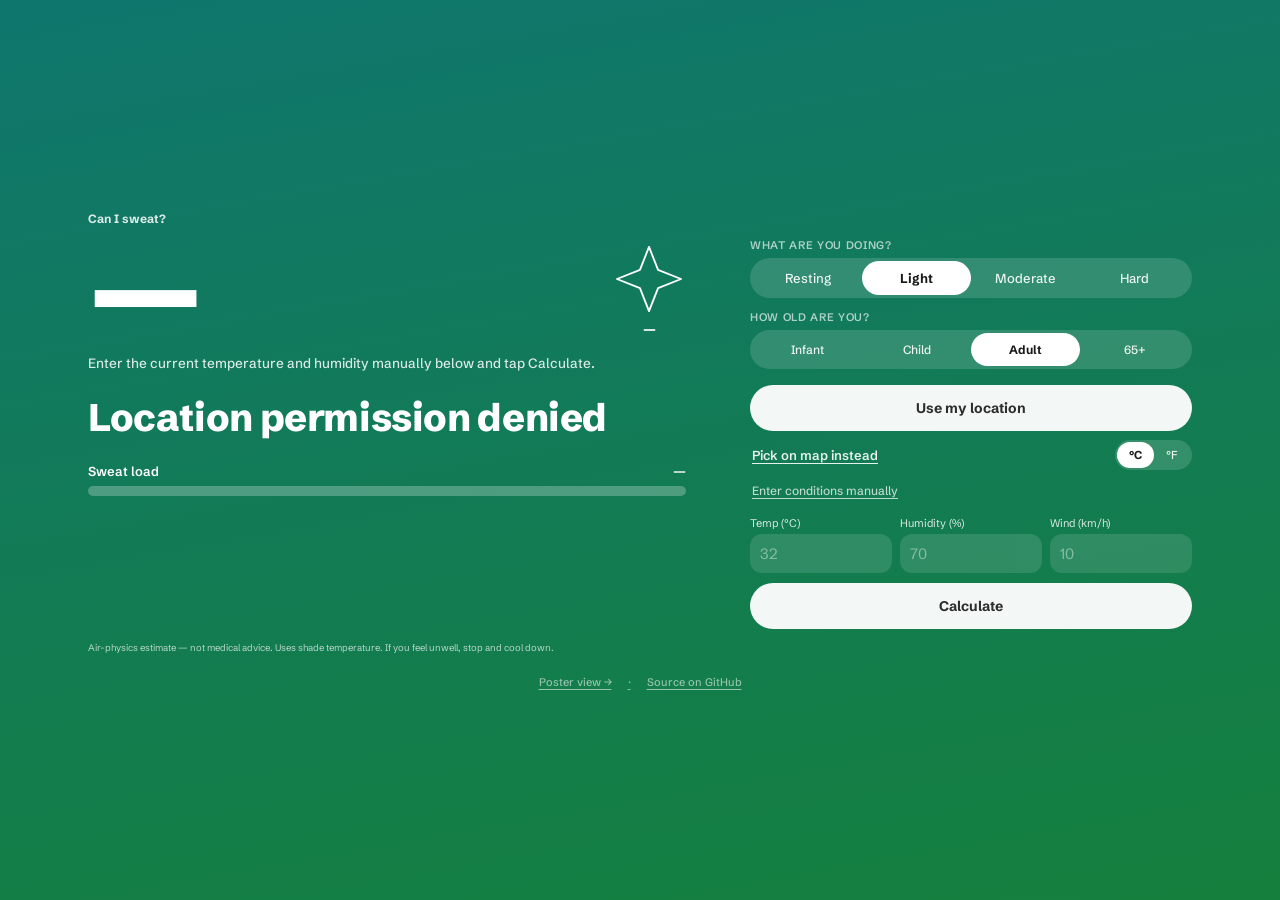
<file: index.html>
<!doctype html>
<html lang="en">
<head>
  <meta charset="utf-8" />
  <meta name="viewport" content="width=device-width, initial-scale=1, viewport-fit=cover" />
  <meta name="theme-color" content="#0f766e" />
  <title>Can I Sweat?</title>
  <meta name="description" content="Whether your sweat can cool you — the whole screen is the verdict." />
  
  <!-- Open Graph / Facebook -->
  <meta property="og:type" content="website" />
  <meta property="og:url" content="https://sweatlimit.app/" />
  <meta property="og:title" content="Can I Sweat? — Sweat Limit" />
  <meta property="og:description" content="Whether your sweat can cool you — the whole screen is the verdict." />
  <meta property="og:image" content="https://sweatlimit.app/icons/icon.svg" />

  <!-- Twitter -->
  <meta property="twitter:card" content="summary" />
  <meta property="twitter:url" content="https://sweatlimit.app/" />
  <meta property="twitter:title" content="Can I Sweat? — Sweat Limit" />
  <meta property="twitter:description" content="Whether your sweat can cool you — the whole screen is the verdict." />
  <meta property="twitter:image" content="https://sweatlimit.app/icons/icon.svg" />
  
  <link rel="manifest" href="manifest.webmanifest" />
  <link rel="icon" href="icons/icon.svg" type="image/svg+xml" />
  <link rel="apple-touch-icon" href="icons/icon.svg" />
  <link rel="preconnect" href="https://fonts.googleapis.com" />
  <link rel="preconnect" href="https://fonts.gstatic.com" crossorigin />
  <link href="https://fonts.googleapis.com/css2?family=Schibsted+Grotesk:wght@400;500;700;800&display=swap" rel="stylesheet" />
  <link rel="stylesheet" href="vendor/leaflet/leaflet.css" />
  <link rel="stylesheet" href="thermometer.css" />
</head>
<body>
  <main class="tc" id="root" data-tier="ok">
    <div class="tc__content">
      <header class="tc__header">
        <span class="tc__brand">Can I sweat?</span>
        <span class="tc__place" id="place"></span>
      </header>

      <div class="tc__split">
      <div class="tc__col tc__col--read">
      <div class="tc__tempblock">
        <div class="tc__tempmain">
          <div class="tc__temp" id="temp">—</div>
          <div class="tc__meta" id="meta">&nbsp;</div>
        </div>
        <div class="tc__muggy" id="muggyBlock">
          <svg class="tc__muggysvg" viewBox="0 0 120 120" role="img" aria-label="Mugginess">
            <polygon id="muggyFill" fill="#fff" fill-opacity="0.9" stroke-linejoin="round"></polygon>
            <polygon id="muggyLine" fill="none" stroke="#fff" stroke-width="3" stroke-linejoin="round"></polygon>
          </svg>
          <div class="tc__muggyword" id="muggyWord">—</div>
          <div class="tc__muggylabel" id="muggyDew">&nbsp;</div>
        </div>
      </div>

      <h1 class="tc__sentence" id="sentence" aria-live="polite">Locating you…</h1>
      <a class="tc__recs" id="recsLink" target="_blank" rel="noopener" hidden>Google recommendations</a>

      <section class="tc__load" id="loadBlock" aria-label="Sweat load">
        <div class="tc__loadlabels">
          <span>Sweat load</span>
          <span id="loadValue">—</span>
        </div>
        <div class="tc__track"><div class="tc__fill" id="loadFill"></div></div>
      </section>
      </div>

      <div class="tc__col tc__col--act">
      <div class="tc__control">
        <div class="tc__label">WHAT ARE YOU DOING?</div>
        <div class="tc__seg" id="activity" role="radiogroup" aria-label="Activity level">
          <button type="button" class="seg" data-activity="rest">Resting</button>
          <button type="button" class="seg is-active" data-activity="light">Light</button>
          <button type="button" class="seg" data-activity="moderate">Moderate</button>
          <button type="button" class="seg" data-activity="hard">Hard</button>
        </div>
      </div>

      <div class="tc__control">
        <div class="tc__label">HOW OLD ARE YOU?</div>
        <div class="tc__seg" id="ageGroup" role="radiogroup" aria-label="Age group">
          <button type="button" class="seg" data-age="infant">Infant</button>
          <button type="button" class="seg" data-age="child">Child</button>
          <button type="button" class="seg is-active" data-age="adult">Adult</button>
          <button type="button" class="seg" data-age="older">65+</button>
        </div>
      </div>

      <button type="button" class="tc__primary" id="refreshBtn">Use my location</button>

      <div class="tc__utility">
        <button type="button" class="tc__link" id="mapBtn">Pick on map instead</button>
        <div class="tc__seg tc__seg--units" id="unitToggle" role="radiogroup" aria-label="Temperature units">
          <button type="button" class="seg is-active" data-unit="C">°C</button>
          <button type="button" class="seg" data-unit="F">°F</button>
        </div>
      </div>

      <button type="button" class="tc__link tc__link--manual" id="manualToggle">Enter conditions manually</button>
      <div class="tc__manual" id="manualPanel" hidden>
        <div class="tc__manualgrid">
          <label><span>Temp (<span class="unitTag">°C</span>)</span>
            <input type="number" id="manualTemp" inputmode="decimal" step="0.1" placeholder="32" />
          </label>
          <label><span>Humidity (%)</span>
            <input type="number" id="manualHum" inputmode="numeric" min="0" max="100" step="1" placeholder="70" />
          </label>
          <label><span>Wind (km/h)</span>
            <input type="number" id="manualWind" inputmode="decimal" min="0" step="1" placeholder="10" />
          </label>
        </div>
        <button type="button" class="tc__primary tc__primary--manual" id="applyManual">Calculate</button>
      </div>
      </div>
      </div>

      <p class="tc__caveat">Air-physics estimate — not medical advice. Uses shade temperature. If you feel unwell, stop and cool down.</p>
      <div style="display: flex; gap: 16px; justify-content: center; margin-top: 8px;">
        <a class="tc__skinlink" href="poster/">Poster view →</a>
        <span class="tc__skinlink" style="opacity: 0.5;">·</span>
        <a class="tc__skinlink" href="https://github.com/virgil-ideas/sweatlimit">Source on GitHub</a>
      </div>
    </div>
  </main>

  <dialog class="tc__mapmodal" id="mapModal">
    <div class="tc__maphead">
      <h2>Pick a location</h2>
      <button type="button" class="tc__mapclose" id="mapClose" aria-label="Close">✕</button>
    </div>
    <div id="map"></div>
    <p class="tc__maphint">Tap the map to drop a pin.</p>
    <button type="button" class="tc__primary tc__mapconfirm" id="mapConfirm" disabled>Use this location</button>
  </dialog>

  <script src="vendor/leaflet/leaflet.js"></script>
  <script src="core.js"></script>
  <script src="thermometer.js"></script>
</body>
</html>
</file>
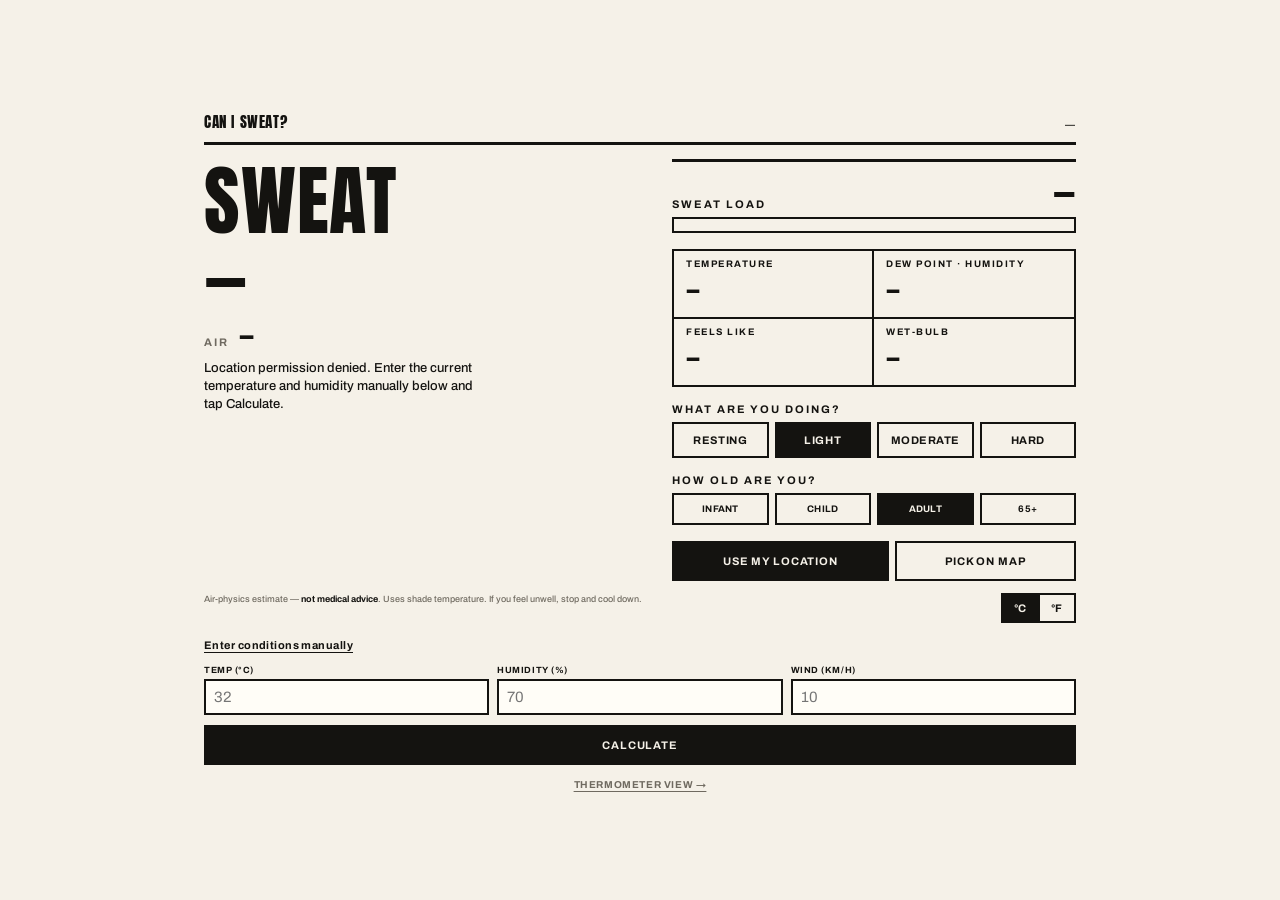
<file: poster/index.html>
<!doctype html>
<html lang="en">
<head>
  <meta charset="utf-8" />
  <meta name="viewport" content="width=device-width, initial-scale=1, viewport-fit=cover" />
  <meta name="theme-color" content="#f5f1e8" />
  <title>Can I Sweat? — Poster</title>
  <meta name="description" content="Whether your sweat can cool you — the verdict as a headline." />
  <link rel="manifest" href="../manifest.webmanifest" />
  <link rel="icon" href="../icons/icon.svg" type="image/svg+xml" />
  <link rel="apple-touch-icon" href="../icons/icon.svg" />
  <link rel="preconnect" href="https://fonts.googleapis.com" />
  <link rel="preconnect" href="https://fonts.gstatic.com" crossorigin />
  <link href="https://fonts.googleapis.com/css2?family=Anton&family=Archivo:wght@400;500;600;700&display=swap" rel="stylesheet" />
  <link rel="stylesheet" href="../vendor/leaflet/leaflet.css" />
  <link rel="stylesheet" href="poster.css" />
</head>
<body>
  <main class="po" id="root">
    <div class="po__sheet">
      <header class="po__masthead">
        <span class="po__title">CAN I SWEAT?</span>
        <span class="po__coords" id="place">—</span>
      </header>

      <div class="po__split">
      <div class="po__col po__col--read">
      <section class="po__verdict" aria-live="polite">
        <div class="po__status" id="status">—</div>
        <h1 class="po__headline">SWEAT<br><span class="po__word" id="word">—</span></h1>
        <div class="po__air"><span class="po__airtag">AIR</span><span class="po__airword" id="airWord">—</span></div>
        <p class="po__detail" id="detail">Locating you…</p>
      </section>
      </div>

      <div class="po__col po__col--act">
      <section class="po__load">
        <div class="po__loadrow">
          <span class="po__loadlabel">SWEAT LOAD</span>
          <span class="po__pct" id="pct">—</span>
        </div>
        <div class="po__track"><div class="po__fill" id="barFill"></div></div>
      </section>

      <section class="po__grid">
        <div class="po__cell po__cell--tl"><div class="po__k">TEMPERATURE</div><div class="po__v" id="cellTemp">—</div></div>
        <div class="po__cell po__cell--tr"><div class="po__k">DEW POINT · HUMIDITY</div><div class="po__v" id="cellHum">—</div></div>
        <div class="po__cell po__cell--bl"><div class="po__k">FEELS LIKE</div><div class="po__v" id="cellFeels">—</div></div>
        <div class="po__cell"><div class="po__k">WET-BULB</div><div class="po__v" id="cellWet">—</div></div>
      </section>

      <section class="po__control">
        <div class="po__label">WHAT ARE YOU DOING?</div>
        <div class="po__seg" id="activity" role="radiogroup" aria-label="Activity level">
          <button type="button" class="seg" data-activity="rest">Resting</button>
          <button type="button" class="seg is-active" data-activity="light">Light</button>
          <button type="button" class="seg" data-activity="moderate">Moderate</button>
          <button type="button" class="seg" data-activity="hard">Hard</button>
        </div>
      </section>

      <section class="po__control">
        <div class="po__label">HOW OLD ARE YOU?</div>
        <div class="po__seg po__seg--age" id="ageGroup" role="radiogroup" aria-label="Age group">
          <button type="button" class="seg" data-age="infant">Infant</button>
          <button type="button" class="seg" data-age="child">Child</button>
          <button type="button" class="seg is-active" data-age="adult">Adult</button>
          <button type="button" class="seg" data-age="older">65+</button>
        </div>
      </section>

      <div class="po__actions">
        <button type="button" class="po__btn po__btn--primary" id="refreshBtn">USE MY LOCATION</button>
        <button type="button" class="po__btn" id="mapBtn">PICK ON MAP</button>
      </div>
      </div>
      </div>

      <div class="po__foot">
        <p class="po__caveat">Air-physics estimate — <strong>not medical advice</strong>. Uses shade temperature. If you feel unwell, stop and cool down.</p>
        <div class="po__seg po__seg--units" id="unitToggle" role="radiogroup" aria-label="Temperature units">
          <button type="button" class="seg is-active" data-unit="C">°C</button>
          <button type="button" class="seg" data-unit="F">°F</button>
        </div>
      </div>

      <button type="button" class="po__manualtoggle" id="manualToggle">Enter conditions manually</button>
      <div class="po__manual" id="manualPanel" hidden>
        <div class="po__manualgrid">
          <label><span>TEMP (<span class="unitTag">°C</span>)</span>
            <input type="number" id="manualTemp" inputmode="decimal" step="0.1" placeholder="32" />
          </label>
          <label><span>HUMIDITY (%)</span>
            <input type="number" id="manualHum" inputmode="numeric" min="0" max="100" step="1" placeholder="70" />
          </label>
          <label><span>WIND (KM/H)</span>
            <input type="number" id="manualWind" inputmode="decimal" min="0" step="1" placeholder="10" />
          </label>
        </div>
        <button type="button" class="po__btn po__btn--primary po__btn--calc" id="applyManual">CALCULATE</button>
      </div>

      <a class="po__skinlink" href="../">THERMOMETER VIEW →</a>
    </div>
  </main>

  <dialog class="po__mapmodal" id="mapModal">
    <div class="po__maphead">
      <h2>PICK A LOCATION</h2>
      <button type="button" class="po__mapclose" id="mapClose" aria-label="Close">✕</button>
    </div>
    <div id="map"></div>
    <p class="po__maphint">Tap the map to drop a pin.</p>
    <button type="button" class="po__btn po__btn--primary po__mapconfirm" id="mapConfirm" disabled>USE THIS LOCATION</button>
  </dialog>

  <script src="../vendor/leaflet/leaflet.js"></script>
  <script src="../core.js"></script>
  <script src="poster.js"></script>
</body>
</html>
</file>
<file: vendor/leaflet/leaflet.css>
/* required styles */

.leaflet-pane,
.leaflet-tile,
.leaflet-marker-icon,
.leaflet-marker-shadow,
.leaflet-tile-container,
.leaflet-pane > svg,
.leaflet-pane > canvas,
.leaflet-zoom-box,
.leaflet-image-layer,
.leaflet-layer {
	position: absolute;
	left: 0;
	top: 0;
	}
.leaflet-container {
	overflow: hidden;
	}
.leaflet-tile,
.leaflet-marker-icon,
.leaflet-marker-shadow {
	-webkit-user-select: none;
	   -moz-user-select: none;
	        user-select: none;
	  -webkit-user-drag: none;
	}
/* Prevents IE11 from highlighting tiles in blue */
.leaflet-tile::selection {
	background: transparent;
}
/* Safari renders non-retina tile on retina better with this, but Chrome is worse */
.leaflet-safari .leaflet-tile {
	image-rendering: -webkit-optimize-contrast;
	}
/* hack that prevents hw layers "stretching" when loading new tiles */
.leaflet-safari .leaflet-tile-container {
	width: 1600px;
	height: 1600px;
	-webkit-transform-origin: 0 0;
	}
.leaflet-marker-icon,
.leaflet-marker-shadow {
	display: block;
	}
/* .leaflet-container svg: reset svg max-width decleration shipped in Joomla! (joomla.org) 3.x */
/* .leaflet-container img: map is broken in FF if you have max-width: 100% on tiles */
.leaflet-container .leaflet-overlay-pane svg {
	max-width: none !important;
	max-height: none !important;
	}
.leaflet-container .leaflet-marker-pane img,
.leaflet-container .leaflet-shadow-pane img,
.leaflet-container .leaflet-tile-pane img,
.leaflet-container img.leaflet-image-layer,
.leaflet-container .leaflet-tile {
	max-width: none !important;
	max-height: none !important;
	width: auto;
	padding: 0;
	}

.leaflet-container img.leaflet-tile {
	/* See: https://bugs.chromium.org/p/chromium/issues/detail?id=600120 */
	mix-blend-mode: plus-lighter;
}

.leaflet-container.leaflet-touch-zoom {
	-ms-touch-action: pan-x pan-y;
	touch-action: pan-x pan-y;
	}
.leaflet-container.leaflet-touch-drag {
	-ms-touch-action: pinch-zoom;
	/* Fallback for FF which doesn't support pinch-zoom */
	touch-action: none;
	touch-action: pinch-zoom;
}
.leaflet-container.leaflet-touch-drag.leaflet-touch-zoom {
	-ms-touch-action: none;
	touch-action: none;
}
.leaflet-container {
	-webkit-tap-highlight-color: transparent;
}
.leaflet-container a {
	-webkit-tap-highlight-color: rgba(51, 181, 229, 0.4);
}
.leaflet-tile {
	filter: inherit;
	visibility: hidden;
	}
.leaflet-tile-loaded {
	visibility: inherit;
	}
.leaflet-zoom-box {
	width: 0;
	height: 0;
	-moz-box-sizing: border-box;
	     box-sizing: border-box;
	z-index: 800;
	}
/* workaround for https://bugzilla.mozilla.org/show_bug.cgi?id=888319 */
.leaflet-overlay-pane svg {
	-moz-user-select: none;
	}

.leaflet-pane         { z-index: 400; }

.leaflet-tile-pane    { z-index: 200; }
.leaflet-overlay-pane { z-index: 400; }
.leaflet-shadow-pane  { z-index: 500; }
.leaflet-marker-pane  { z-index: 600; }
.leaflet-tooltip-pane   { z-index: 650; }
.leaflet-popup-pane   { z-index: 700; }

.leaflet-map-pane canvas { z-index: 100; }
.leaflet-map-pane svg    { z-index: 200; }

.leaflet-vml-shape {
	width: 1px;
	height: 1px;
	}
.lvml {
	behavior: url(#default#VML);
	display: inline-block;
	position: absolute;
	}


/* control positioning */

.leaflet-control {
	position: relative;
	z-index: 800;
	pointer-events: visiblePainted; /* IE 9-10 doesn't have auto */
	pointer-events: auto;
	}
.leaflet-top,
.leaflet-bottom {
	position: absolute;
	z-index: 1000;
	pointer-events: none;
	}
.leaflet-top {
	top: 0;
	}
.leaflet-right {
	right: 0;
	}
.leaflet-bottom {
	bottom: 0;
	}
.leaflet-left {
	left: 0;
	}
.leaflet-control {
	float: left;
	clear: both;
	}
.leaflet-right .leaflet-control {
	float: right;
	}
.leaflet-top .leaflet-control {
	margin-top: 10px;
	}
.leaflet-bottom .leaflet-control {
	margin-bottom: 10px;
	}
.leaflet-left .leaflet-control {
	margin-left: 10px;
	}
.leaflet-right .leaflet-control {
	margin-right: 10px;
	}


/* zoom and fade animations */

.leaflet-fade-anim .leaflet-popup {
	opacity: 0;
	-webkit-transition: opacity 0.2s linear;
	   -moz-transition: opacity 0.2s linear;
	        transition: opacity 0.2s linear;
	}
.leaflet-fade-anim .leaflet-map-pane .leaflet-popup {
	opacity: 1;
	}
.leaflet-zoom-animated {
	-webkit-transform-origin: 0 0;
	    -ms-transform-origin: 0 0;
	        transform-origin: 0 0;
	}
svg.leaflet-zoom-animated {
	will-change: transform;
}

.leaflet-zoom-anim .leaflet-zoom-animated {
	-webkit-transition: -webkit-transform 0.25s cubic-bezier(0,0,0.25,1);
	   -moz-transition:    -moz-transform 0.25s cubic-bezier(0,0,0.25,1);
	        transition:         transform 0.25s cubic-bezier(0,0,0.25,1);
	}
.leaflet-zoom-anim .leaflet-tile,
.leaflet-pan-anim .leaflet-tile {
	-webkit-transition: none;
	   -moz-transition: none;
	        transition: none;
	}

.leaflet-zoom-anim .leaflet-zoom-hide {
	visibility: hidden;
	}


/* cursors */

.leaflet-interactive {
	cursor: pointer;
	}
.leaflet-grab {
	cursor: -webkit-grab;
	cursor:    -moz-grab;
	cursor:         grab;
	}
.leaflet-crosshair,
.leaflet-crosshair .leaflet-interactive {
	cursor: crosshair;
	}
.leaflet-popup-pane,
.leaflet-control {
	cursor: auto;
	}
.leaflet-dragging .leaflet-grab,
.leaflet-dragging .leaflet-grab .leaflet-interactive,
.leaflet-dragging .leaflet-marker-draggable {
	cursor: move;
	cursor: -webkit-grabbing;
	cursor:    -moz-grabbing;
	cursor:         grabbing;
	}

/* marker & overlays interactivity */
.leaflet-marker-icon,
.leaflet-marker-shadow,
.leaflet-image-layer,
.leaflet-pane > svg path,
.leaflet-tile-container {
	pointer-events: none;
	}

.leaflet-marker-icon.leaflet-interactive,
.leaflet-image-layer.leaflet-interactive,
.leaflet-pane > svg path.leaflet-interactive,
svg.leaflet-image-layer.leaflet-interactive path {
	pointer-events: visiblePainted; /* IE 9-10 doesn't have auto */
	pointer-events: auto;
	}

/* visual tweaks */

.leaflet-container {
	background: #ddd;
	outline-offset: 1px;
	}
.leaflet-container a {
	color: #0078A8;
	}
.leaflet-zoom-box {
	border: 2px dotted #38f;
	background: rgba(255,255,255,0.5);
	}


/* general typography */
.leaflet-container {
	font-family: "Helvetica Neue", Arial, Helvetica, sans-serif;
	font-size: 12px;
	font-size: 0.75rem;
	line-height: 1.5;
	}


/* general toolbar styles */

.leaflet-bar {
	box-shadow: 0 1px 5px rgba(0,0,0,0.65);
	border-radius: 4px;
	}
.leaflet-bar a {
	background-color: #fff;
	border-bottom: 1px solid #ccc;
	width: 26px;
	height: 26px;
	line-height: 26px;
	display: block;
	text-align: center;
	text-decoration: none;
	color: black;
	}
.leaflet-bar a,
.leaflet-control-layers-toggle {
	background-position: 50% 50%;
	background-repeat: no-repeat;
	display: block;
	}
.leaflet-bar a:hover,
.leaflet-bar a:focus {
	background-color: #f4f4f4;
	}
.leaflet-bar a:first-child {
	border-top-left-radius: 4px;
	border-top-right-radius: 4px;
	}
.leaflet-bar a:last-child {
	border-bottom-left-radius: 4px;
	border-bottom-right-radius: 4px;
	border-bottom: none;
	}
.leaflet-bar a.leaflet-disabled {
	cursor: default;
	background-color: #f4f4f4;
	color: #bbb;
	}

.leaflet-touch .leaflet-bar a {
	width: 30px;
	height: 30px;
	line-height: 30px;
	}
.leaflet-touch .leaflet-bar a:first-child {
	border-top-left-radius: 2px;
	border-top-right-radius: 2px;
	}
.leaflet-touch .leaflet-bar a:last-child {
	border-bottom-left-radius: 2px;
	border-bottom-right-radius: 2px;
	}

/* zoom control */

.leaflet-control-zoom-in,
.leaflet-control-zoom-out {
	font: bold 18px 'Lucida Console', Monaco, monospace;
	text-indent: 1px;
	}

.leaflet-touch .leaflet-control-zoom-in, .leaflet-touch .leaflet-control-zoom-out  {
	font-size: 22px;
	}


/* layers control */

.leaflet-control-layers {
	box-shadow: 0 1px 5px rgba(0,0,0,0.4);
	background: #fff;
	border-radius: 5px;
	}
.leaflet-control-layers-toggle {
	background-image: url(images/layers.png);
	width: 36px;
	height: 36px;
	}
.leaflet-retina .leaflet-control-layers-toggle {
	background-image: url(images/layers-2x.png);
	background-size: 26px 26px;
	}
.leaflet-touch .leaflet-control-layers-toggle {
	width: 44px;
	height: 44px;
	}
.leaflet-control-layers .leaflet-control-layers-list,
.leaflet-control-layers-expanded .leaflet-control-layers-toggle {
	display: none;
	}
.leaflet-control-layers-expanded .leaflet-control-layers-list {
	display: block;
	position: relative;
	}
.leaflet-control-layers-expanded {
	padding: 6px 10px 6px 6px;
	color: #333;
	background: #fff;
	}
.leaflet-control-layers-scrollbar {
	overflow-y: scroll;
	overflow-x: hidden;
	padding-right: 5px;
	}
.leaflet-control-layers-selector {
	margin-top: 2px;
	position: relative;
	top: 1px;
	}
.leaflet-control-layers label {
	display: block;
	font-size: 13px;
	font-size: 1.08333em;
	}
.leaflet-control-layers-separator {
	height: 0;
	border-top: 1px solid #ddd;
	margin: 5px -10px 5px -6px;
	}

/* Default icon URLs */
.leaflet-default-icon-path { /* used only in path-guessing heuristic, see L.Icon.Default */
	background-image: url(images/marker-icon.png);
	}


/* attribution and scale controls */

.leaflet-container .leaflet-control-attribution {
	background: #fff;
	background: rgba(255, 255, 255, 0.8);
	margin: 0;
	}
.leaflet-control-attribution,
.leaflet-control-scale-line {
	padding: 0 5px;
	color: #333;
	line-height: 1.4;
	}
.leaflet-control-attribution a {
	text-decoration: none;
	}
.leaflet-control-attribution a:hover,
.leaflet-control-attribution a:focus {
	text-decoration: underline;
	}
.leaflet-attribution-flag {
	display: inline !important;
	vertical-align: baseline !important;
	width: 1em;
	height: 0.6669em;
	}
.leaflet-left .leaflet-control-scale {
	margin-left: 5px;
	}
.leaflet-bottom .leaflet-control-scale {
	margin-bottom: 5px;
	}
.leaflet-control-scale-line {
	border: 2px solid #777;
	border-top: none;
	line-height: 1.1;
	padding: 2px 5px 1px;
	white-space: nowrap;
	-moz-box-sizing: border-box;
	     box-sizing: border-box;
	background: rgba(255, 255, 255, 0.8);
	text-shadow: 1px 1px #fff;
	}
.leaflet-control-scale-line:not(:first-child) {
	border-top: 2px solid #777;
	border-bottom: none;
	margin-top: -2px;
	}
.leaflet-control-scale-line:not(:first-child):not(:last-child) {
	border-bottom: 2px solid #777;
	}

.leaflet-touch .leaflet-control-attribution,
.leaflet-touch .leaflet-control-layers,
.leaflet-touch .leaflet-bar {
	box-shadow: none;
	}
.leaflet-touch .leaflet-control-layers,
.leaflet-touch .leaflet-bar {
	border: 2px solid rgba(0,0,0,0.2);
	background-clip: padding-box;
	}


/* popup */

.leaflet-popup {
	position: absolute;
	text-align: center;
	margin-bottom: 20px;
	}
.leaflet-popup-content-wrapper {
	padding: 1px;
	text-align: left;
	border-radius: 12px;
	}
.leaflet-popup-content {
	margin: 13px 24px 13px 20px;
	line-height: 1.3;
	font-size: 13px;
	font-size: 1.08333em;
	min-height: 1px;
	}
.leaflet-popup-content p {
	margin: 17px 0;
	margin: 1.3em 0;
	}
.leaflet-popup-tip-container {
	width: 40px;
	height: 20px;
	position: absolute;
	left: 50%;
	margin-top: -1px;
	margin-left: -20px;
	overflow: hidden;
	pointer-events: none;
	}
.leaflet-popup-tip {
	width: 17px;
	height: 17px;
	padding: 1px;

	margin: -10px auto 0;
	pointer-events: auto;

	-webkit-transform: rotate(45deg);
	   -moz-transform: rotate(45deg);
	    -ms-transform: rotate(45deg);
	        transform: rotate(45deg);
	}
.leaflet-popup-content-wrapper,
.leaflet-popup-tip {
	background: white;
	color: #333;
	box-shadow: 0 3px 14px rgba(0,0,0,0.4);
	}
.leaflet-container a.leaflet-popup-close-button {
	position: absolute;
	top: 0;
	right: 0;
	border: none;
	text-align: center;
	width: 24px;
	height: 24px;
	font: 16px/24px Tahoma, Verdana, sans-serif;
	color: #757575;
	text-decoration: none;
	background: transparent;
	}
.leaflet-container a.leaflet-popup-close-button:hover,
.leaflet-container a.leaflet-popup-close-button:focus {
	color: #585858;
	}
.leaflet-popup-scrolled {
	overflow: auto;
	}

.leaflet-oldie .leaflet-popup-content-wrapper {
	-ms-zoom: 1;
	}
.leaflet-oldie .leaflet-popup-tip {
	width: 24px;
	margin: 0 auto;

	-ms-filter: "progid:DXImageTransform.Microsoft.Matrix(M11=0.70710678, M12=0.70710678, M21=-0.70710678, M22=0.70710678)";
	filter: progid:DXImageTransform.Microsoft.Matrix(M11=0.70710678, M12=0.70710678, M21=-0.70710678, M22=0.70710678);
	}

.leaflet-oldie .leaflet-control-zoom,
.leaflet-oldie .leaflet-control-layers,
.leaflet-oldie .leaflet-popup-content-wrapper,
.leaflet-oldie .leaflet-popup-tip {
	border: 1px solid #999;
	}


/* div icon */

.leaflet-div-icon {
	background: #fff;
	border: 1px solid #666;
	}


/* Tooltip */
/* Base styles for the element that has a tooltip */
.leaflet-tooltip {
	position: absolute;
	padding: 6px;
	background-color: #fff;
	border: 1px solid #fff;
	border-radius: 3px;
	color: #222;
	white-space: nowrap;
	-webkit-user-select: none;
	-moz-user-select: none;
	-ms-user-select: none;
	user-select: none;
	pointer-events: none;
	box-shadow: 0 1px 3px rgba(0,0,0,0.4);
	}
.leaflet-tooltip.leaflet-interactive {
	cursor: pointer;
	pointer-events: auto;
	}
.leaflet-tooltip-top:before,
.leaflet-tooltip-bottom:before,
.leaflet-tooltip-left:before,
.leaflet-tooltip-right:before {
	position: absolute;
	pointer-events: none;
	border: 6px solid transparent;
	background: transparent;
	content: "";
	}

/* Directions */

.leaflet-tooltip-bottom {
	margin-top: 6px;
}
.leaflet-tooltip-top {
	margin-top: -6px;
}
.leaflet-tooltip-bottom:before,
.leaflet-tooltip-top:before {
	left: 50%;
	margin-left: -6px;
	}
.leaflet-tooltip-top:before {
	bottom: 0;
	margin-bottom: -12px;
	border-top-color: #fff;
	}
.leaflet-tooltip-bottom:before {
	top: 0;
	margin-top: -12px;
	margin-left: -6px;
	border-bottom-color: #fff;
	}
.leaflet-tooltip-left {
	margin-left: -6px;
}
.leaflet-tooltip-right {
	margin-left: 6px;
}
.leaflet-tooltip-left:before,
.leaflet-tooltip-right:before {
	top: 50%;
	margin-top: -6px;
	}
.leaflet-tooltip-left:before {
	right: 0;
	margin-right: -12px;
	border-left-color: #fff;
	}
.leaflet-tooltip-right:before {
	left: 0;
	margin-left: -12px;
	border-right-color: #fff;
	}

/* Printing */

@media print {
	/* Prevent printers from removing background-images of controls. */
	.leaflet-control {
		-webkit-print-color-adjust: exact;
		print-color-adjust: exact;
		}
	}
</file>
<file: thermometer.css>
/* "The Thermometer" (design 1c) — the whole screen is the verdict.
 * Full-bleed colour field that shifts with the calibrated risk tier. */

* { box-sizing: border-box; }

html, body {
  margin: 0;
  padding: 0;
  overflow-x: hidden;
  background: #0f766e;
  font-family: 'Schibsted Grotesk', -apple-system, BlinkMacSystemFont, system-ui, sans-serif;
  -webkit-font-smoothing: antialiased;
}

.tc {
  min-height: 100dvh;
  display: flex;
  color: #fff;
  background: linear-gradient(170deg, #0f766e 0%, #15803d 100%);
  transition: background 700ms ease;
}
.tc[data-tier="ok"]       { background: linear-gradient(170deg, #0f766e 0%, #15803d 100%); }
.tc[data-tier="watch"]    { background: linear-gradient(170deg, #a16207 0%, #ca8a04 100%); }
.tc[data-tier="high"]     { background: linear-gradient(170deg, #c2410c 0%, #ea580c 100%); }
.tc[data-tier="over"]     { background: linear-gradient(170deg, #b91c1c 0%, #dc2626 100%); }
.tc[data-tier="critical"] { background: linear-gradient(170deg, #7f1d1d 0%, #3f0808 100%); }

.tc__content {
  flex: 1;
  width: 100%;
  max-width: 30rem;
  margin: 0 auto;
  padding:
    calc(env(safe-area-inset-top) + 20px)
    24px
    calc(env(safe-area-inset-bottom) + 24px);
  display: flex;
  flex-direction: column;
}

.tc__split, .tc__col { display: contents; }

/* Header */
.tc__header {
  display: flex;
  justify-content: space-between;
  align-items: center;
  font-size: 12px;
  opacity: 0.85;
}
.tc__brand { font-weight: 700; }
.tc__place { font-weight: 500; text-align: right; padding-left: 12px; }

/* Temperature */
.tc__tempblock {
  margin-top: 22px;
  display: flex;
  align-items: flex-start;
  justify-content: space-between;
  gap: 16px;
}
.tc__tempmain { min-width: 0; }
.tc__temp {
  font-size: clamp(72px, 27vw, 100px);
  font-weight: 800;
  line-height: 0.95;
  letter-spacing: -0.03em;
}
.tc__meta {
  margin-top: 8px;
  font-size: 13.5px;
  font-weight: 500;
  opacity: 0.85;
}

/* Mugginess — star that retracts into a hard octagon, filling centre-out.
   Deliberately monochrome (no teal): it rides the full-bleed danger colour, so
   a white mark reads on every tier and never competes with the verdict hue. */
.tc__muggy { flex: 0 0 auto; text-align: center; padding-top: 4px; }
.tc__muggysvg { width: 74px; height: 74px; display: block; margin: 0 auto; }
.tc__muggyword { margin-top: 5px; font-size: 13px; font-weight: 700; }
.tc__muggylabel { font-size: 9px; letter-spacing: 0.14em; opacity: 0.65; margin-top: 1px; }

/* Verdict sentence */
.tc__sentence {
  margin: 24px 0 0;
  font-size: 29px;
  font-weight: 800;
  line-height: 1.15;
  letter-spacing: -0.01em;
  max-width: 310px;
  text-wrap: pretty;
}

/* Cooling-advice search link — only shown on warm (yellow+) verdicts */
.tc__recs {
  align-self: flex-start;
  margin-top: 10px;
  color: #fff;
  font-weight: 600;
  font-size: 14px;
  text-decoration: underline;
  text-underline-offset: 3px;
  opacity: 0.9;
}
.tc__recs[hidden] { display: none; }

/* Sweat load bar — pushed toward the bottom */
.tc__load { margin-top: auto; padding-top: 24px; }
.tc__loadlabels {
  display: flex;
  justify-content: space-between;
  font-size: 13px;
  font-weight: 600;
  margin-bottom: 7px;
}
.tc__track {
  height: 10px;
  border-radius: 999px;
  background: rgba(255, 255, 255, 0.25);
  overflow: hidden;
}
.tc__fill {
  height: 100%;
  width: 0%;
  border-radius: 999px;
  background: #fff;
  transition: width 500ms ease;
}

/* Segmented controls */
.tc__control { margin-top: 20px; }
.tc__control + .tc__control { margin-top: 12px; }
.tc__label {
  font-size: 11px;
  font-weight: 600;
  letter-spacing: 0.06em;
  opacity: 0.65;
  margin-bottom: 6px;
}
.tc__seg {
  display: flex;
  background: rgba(255, 255, 255, 0.14);
  border-radius: 999px;
  padding: 3px;
}
.seg {
  flex: 1;
  appearance: none;
  border: none;
  background: transparent;
  color: rgba(255, 255, 255, 0.92);
  font-family: inherit;
  font-size: 13px;
  font-weight: 500;
  padding: 9px 0;
  border-radius: 999px;
  cursor: pointer;
  transition: background 150ms ease, color 150ms ease;
}
.seg.is-active { background: #fff; color: #1a1a1a; font-weight: 700; }
@media (hover: hover) {
  .seg:not(.is-active):hover { background: rgba(255, 255, 255, 0.10); }
}
#ageGroup .seg { font-size: 12px; }

/* Primary pill */
.tc__primary {
  margin-top: 16px;
  width: 100%;
  padding: 14px 0;
  border: none;
  border-radius: 999px;
  background: rgba(255, 255, 255, 0.95);
  color: rgba(0, 0, 0, 0.82);
  font-family: inherit;
  font-weight: 700;
  font-size: 14px;
  cursor: pointer;
}
.tc__primary:active { transform: translateY(1px); }

/* Utility row */
.tc__utility {
  margin-top: 8px;
  display: flex;
  align-items: center;
  justify-content: space-between;
  gap: 12px;
}
.tc__link {
  appearance: none;
  border: none;
  background: none;
  color: #fff;
  font-family: inherit;
  font-weight: 600;
  font-size: 13px;
  text-decoration: underline;
  text-underline-offset: 3px;
  opacity: 0.9;
  cursor: pointer;
  padding: 8px 2px;
}
.tc__seg--units { padding: 2px; flex: 0 0 auto; }
.tc__seg--units .seg { flex: 0 0 auto; padding: 6px 12px; font-size: 11.5px; }

.tc__link--manual {
  align-self: flex-start;
  margin-top: 4px;
  font-size: 12px;
  font-weight: 500;
  opacity: 0.72;
}

/* Manual entry */
.tc__manual { margin-top: 10px; }
.tc__manualgrid {
  display: grid;
  grid-template-columns: 1fr 1fr 1fr;
  gap: 8px;
}
.tc__manualgrid label {
  display: flex;
  flex-direction: column;
  gap: 4px;
  font-size: 11px;
  opacity: 0.85;
}
.tc__manualgrid input {
  font-family: inherit;
  font-size: 15px;
  color: #fff;
  background: rgba(255, 255, 255, 0.14);
  border: none;
  border-radius: 12px;
  padding: 10px;
  width: 100%;
}
.tc__manualgrid input::placeholder { color: rgba(255, 255, 255, 0.5); }
.tc__primary--manual { margin-top: 10px; }

/* Caveat */
.tc__caveat {
  margin: 12px 0 0;
  font-size: 9.5px;
  line-height: 1.5;
  opacity: 0.7;
}

/* Tiny link to the alternate (Poster) view */
.tc__skinlink {
  display: block;
  text-align: center;
  margin-top: 12px;
  color: #fff;
  font-size: 11px;
  font-weight: 500;
  text-decoration: underline;
  text-underline-offset: 3px;
  opacity: 0.55;
}

/* Map modal */
.tc__mapmodal {
  border: none;
  border-radius: 16px;
  padding: 0;
  width: min(94vw, 30rem);
  background: #111;
  color: #fff;
  overflow: hidden;
}
.tc__mapmodal::backdrop { background: rgba(0, 0, 0, 0.55); }
.tc__maphead {
  display: flex;
  align-items: center;
  justify-content: space-between;
  padding: 14px 16px;
}
.tc__maphead h2 { margin: 0; font-size: 17px; font-weight: 700; }
.tc__mapclose {
  appearance: none;
  border: none;
  background: rgba(255, 255, 255, 0.12);
  color: #fff;
  border-radius: 999px;
  width: 32px;
  height: 32px;
  font-size: 15px;
  cursor: pointer;
}
#map { width: 100%; height: min(55vh, 24rem); background: #222; }
.tc__maphint { margin: 12px 16px 0; font-size: 12.5px; opacity: 0.75; }
.tc__mapconfirm { width: calc(100% - 32px); margin: 12px 16px 16px; }

[hidden] { display: none !important; }

@media (min-width: 48rem) and (orientation: landscape) {
  .tc { align-items: center; }
  .tc__content {
    max-width: 72rem;
    padding-top: calc(env(safe-area-inset-top) + 40px);
    padding-bottom: calc(env(safe-area-inset-bottom) + 40px);
  }
  .tc__split {
    display: grid;
    grid-template-columns: 1.15fr 0.85fr;
    gap: clamp(32px, 5vw, 80px);
    align-items: start;
    margin-top: 12px;
  }
  .tc__col { display: flex; flex-direction: column; }
  .tc__col--act { justify-content: center; }
  .tc__col > :first-child { margin-top: 0; }
  .tc__temp { font-size: clamp(104px, 9vw, 148px); }
  .tc__sentence { font-size: clamp(30px, 3vw, 44px); max-width: none; }
}

/* Large portrait displays (wall-mounted screens, tablets held upright): keep the
   top/bottom anchor but scale the type up so it fills the screen instead of
   floating small in a big void. Phones (narrow) are untouched. */
@media (min-width: 40rem) and (orientation: portrait) {
  /* Type scales as a % of the content column (container units), so the column's
     own max-width is the natural ceiling — no pixel caps, and it can't overflow.
     The px floors are the phone-breakpoint readability guard. */
  .tc__content { max-width: min(92vw, 52rem); container-type: inline-size; }
  .tc__temp { font-size: max(100px, 24cqi); }
  .tc__meta { font-size: max(13.5px, 3cqi); }
  .tc__muggysvg { width: max(74px, 15cqi); height: max(74px, 15cqi); }
  .tc__muggyword { font-size: max(13px, 2.7cqi); }
  .tc__muggylabel { font-size: max(9px, 1.9cqi); }
  .tc__sentence { font-size: max(29px, 6.6cqi); max-width: none; }
  .tc__loadlabels { font-size: max(13px, 2.7cqi); }
  .tc__track { height: max(10px, 2.3cqi); }
  .tc__label { font-size: max(11px, 2.3cqi); }
  .seg { font-size: max(13px, 2.6cqi); padding: max(9px, 2cqi) 0; }
  .tc__primary { font-size: max(14px, 2.8cqi); padding: max(14px, 2.6cqi) 0; }
  .tc__link { font-size: max(13px, 2.3cqi); }
  .tc__caveat { font-size: max(9.5px, 1.9cqi); }
}

@media (prefers-reduced-motion: reduce) {
  .tc, .tc__fill, .seg { transition: none; }
}
</file>
<file: poster/poster.css>
/* "The Poster" (design 1a) — ink-on-paper editorial. The verdict is a headline.
 * Accent colours (per calibrated tier) are applied inline from JS. */

* { box-sizing: border-box; }

html, body {
  margin: 0;
  padding: 0;
  overflow-x: hidden;
  background: #e9e7e2;
  color: #141310;
  font-family: Archivo, -apple-system, BlinkMacSystemFont, system-ui, sans-serif;
  -webkit-font-smoothing: antialiased;
}

.po {
  --ink: #141310;
  --paper: #f5f1e8;
  min-height: 100dvh;
  display: flex;
  justify-content: center;
  background: var(--paper);
}
.po__sheet {
  width: 100%;
  max-width: 26rem;
  padding:
    calc(env(safe-area-inset-top) + 28px)
    20px
    calc(env(safe-area-inset-bottom) + 28px);
}

.po__split, .po__col { display: contents; }

/* Masthead */
.po__masthead {
  display: flex;
  justify-content: space-between;
  align-items: baseline;
  border-bottom: 3px solid var(--ink);
  padding-bottom: 9px;
  gap: 12px;
}
.po__title { font-family: Anton, sans-serif; font-size: 15px; letter-spacing: 0.04em; }
.po__coords { font-size: 10px; letter-spacing: 0.14em; font-weight: 600; text-align: right; }

/* Verdict */
.po__verdict { margin-top: 16px; }
.po__status { font-size: 11px; font-weight: 700; letter-spacing: 0.18em; }
.po__headline {
  margin: 6px 0 0;
  font-family: Anton, sans-serif;
  font-weight: 400;
  font-size: clamp(42px, 14vw, 58px);
  line-height: 0.95;
  letter-spacing: 0.01em;
}
/* Mugginess — a second, quieter verdict in the same editorial voice. Ink only
   (no tier accent): it is a comfort reading, not the danger verdict. */
.po__air {
  margin-top: 10px;
  display: flex;
  align-items: baseline;
  gap: 10px;
}
.po__airtag { font-size: 11px; font-weight: 700; letter-spacing: 0.18em; color: #6f6a60; }
.po__airword { font-family: Anton, sans-serif; font-size: 27px; line-height: 1; letter-spacing: 0.01em; }

.po__detail {
  margin: 11px 0 0;
  font-size: 13px;
  line-height: 1.4;
  font-weight: 500;
  max-width: 330px;
  text-wrap: pretty;
}

/* Sweat load */
.po__load { margin-top: 18px; border-top: 3px solid var(--ink); padding-top: 8px; }
.po__loadrow { display: flex; justify-content: space-between; align-items: flex-end; }
.po__loadlabel { font-size: 11px; font-weight: 700; letter-spacing: 0.18em; }
.po__pct { font-family: Anton, sans-serif; font-size: 40px; line-height: 1; }
.po__track {
  margin-top: 7px;
  height: 16px;
  border: 2px solid var(--ink);
  padding: 2px;
}
.po__fill { height: 100%; width: 0%; background: var(--ink); transition: width 500ms ease; }

/* Readout grid */
.po__grid {
  margin-top: 16px;
  display: grid;
  grid-template-columns: 1fr 1fr;
  border: 2px solid var(--ink);
}
.po__cell { padding: 8px 12px 10px; }
.po__cell--tl { border-right: 2px solid var(--ink); border-bottom: 2px solid var(--ink); }
.po__cell--tr { border-bottom: 2px solid var(--ink); }
.po__cell--bl { border-right: 2px solid var(--ink); }
.po__k { font-size: 9.5px; font-weight: 700; letter-spacing: 0.16em; }
.po__v { font-family: Anton, sans-serif; font-size: 25px; margin-top: 1px; }

/* Controls */
.po__control { margin-top: 16px; }
.po__label { font-size: 11px; font-weight: 700; letter-spacing: 0.18em; margin-bottom: 7px; }
.po__seg { display: flex; gap: 6px; }
.seg {
  flex: 1;
  appearance: none;
  font-family: Archivo, sans-serif;
  font-weight: 700;
  font-size: 11px;
  text-transform: uppercase;
  letter-spacing: 0.05em;
  padding: 10px 0;
  border: 2px solid var(--ink);
  background: transparent;
  color: var(--ink);
  cursor: pointer;
}
.seg.is-active { background: var(--ink); color: var(--paper); }
@media (hover: hover) { .seg:not(.is-active):hover { background: rgba(20, 19, 16, 0.08); } }
.po__seg--age .seg { font-size: 9.5px; padding: 9px 0; letter-spacing: 0.02em; }

/* Location actions */
.po__actions { margin-top: 16px; display: flex; gap: 6px; }
.po__btn {
  flex: 1;
  appearance: none;
  font-family: Archivo, sans-serif;
  font-weight: 700;
  font-size: 11px;
  letter-spacing: 0.08em;
  padding: 12px 0;
  border: 2px solid var(--ink);
  background: transparent;
  color: var(--ink);
  cursor: pointer;
}
.po__btn:active { transform: translateY(1px); }
.po__btn--primary { flex: 1.2; background: var(--ink); color: var(--paper); }

/* Footer */
.po__foot { margin-top: 12px; display: flex; gap: 10px; align-items: flex-start; }
.po__caveat { flex: 1; margin: 0; font-size: 9px; line-height: 1.45; color: #6f6a60; font-weight: 500; }
.po__caveat strong { color: var(--ink); }
.po__seg--units { flex: 0 0 auto; gap: 0; }
.po__seg--units .seg { flex: 0 0 auto; padding: 7px 11px; }
.po__seg--units .seg + .seg { margin-left: -2px; }

/* Manual entry */
.po__manualtoggle {
  margin-top: 12px;
  appearance: none;
  background: none;
  border: none;
  padding: 4px 0;
  font-family: Archivo, sans-serif;
  font-weight: 700;
  font-size: 11px;
  letter-spacing: 0.04em;
  color: var(--ink);
  text-decoration: underline;
  text-underline-offset: 3px;
  cursor: pointer;
}
.po__skinlink {
  display: block;
  margin-top: 14px;
  text-align: center;
  font-family: Archivo, sans-serif;
  font-weight: 700;
  font-size: 10px;
  letter-spacing: 0.06em;
  color: #6f6a60;
  text-decoration: underline;
  text-underline-offset: 3px;
}
.po__manual { margin-top: 10px; }
.po__manualgrid { display: grid; grid-template-columns: 1fr 1fr 1fr; gap: 8px; }
.po__manualgrid label {
  display: flex; flex-direction: column; gap: 4px;
  font-size: 9px; font-weight: 700; letter-spacing: 0.06em;
}
.po__manualgrid input {
  font-family: Archivo, sans-serif;
  font-size: 15px;
  color: var(--ink);
  background: #fffdf7;
  border: 2px solid var(--ink);
  border-radius: 0;
  padding: 8px;
  width: 100%;
}
.po__btn--calc { margin-top: 10px; width: 100%; flex: none; }

/* Map modal */
.po__mapmodal {
  border: 2px solid var(--ink);
  border-radius: 0;
  padding: 0;
  width: min(94vw, 26rem);
  background: var(--paper);
  color: var(--ink);
  overflow: hidden;
}
.po__mapmodal::backdrop { background: rgba(20, 19, 16, 0.5); }
.po__maphead { display: flex; align-items: center; justify-content: space-between; padding: 12px 14px; border-bottom: 2px solid var(--ink); }
.po__maphead h2 { margin: 0; font-family: Anton, sans-serif; font-size: 15px; letter-spacing: 0.04em; }
.po__mapclose {
  appearance: none; border: 2px solid var(--ink); background: transparent; color: var(--ink);
  width: 30px; height: 30px; font-size: 13px; cursor: pointer;
}
#map { width: 100%; height: min(55vh, 24rem); background: #ddd8cc; }
.po__maphint { margin: 10px 14px 0; font-size: 10px; letter-spacing: 0.04em; color: #6f6a60; font-weight: 600; }
.po__mapconfirm { width: calc(100% - 28px); margin: 10px 14px 14px; }

[hidden] { display: none !important; }

@media (min-width: 48rem) and (orientation: landscape) {
  .po { align-items: center; }
  .po__sheet {
    max-width: 60rem;
    padding:
      calc(env(safe-area-inset-top) + 40px)
      44px
      calc(env(safe-area-inset-bottom) + 40px);
  }
  .po__split {
    display: grid;
    grid-template-columns: 1fr 1fr;
    gap: clamp(32px, 5vw, 64px);
    align-items: start;
    margin-top: 14px;
  }
  .po__col { display: flex; flex-direction: column; }
  .po__col > :first-child { margin-top: 0; }
  .po__headline { font-size: clamp(58px, 6vw, 80px); }
}

/* Large portrait displays (wall-mounted screens, tablets upright): scale the
   editorial sheet up to fill the screen. Phones (narrow) are untouched. */
@media (min-width: 40rem) and (orientation: portrait) {
  /* Type scales as a % of the sheet width (container units) — the sheet's
     max-width is the natural ceiling; no pixel caps, no overflow. */
  .po__sheet { max-width: min(92vw, 50rem); display: flex; flex-direction: column; container-type: inline-size; }
  /* Anchor the load section (and everything below) to the bottom, and move the
     divider rule up so it closes the top block — the gap falls below the line. */
  .po__load { margin-top: auto; border-top: 0; padding-top: 0; }
  .po__verdict { border-bottom: 3px solid var(--ink); padding-bottom: 14px; }
  .po__title { font-size: max(15px, 3.4cqi); }
  .po__coords { font-size: max(10px, 2.25cqi); }
  .po__status { font-size: max(11px, 2.8cqi); }
  .po__headline { font-size: max(58px, 17.4cqi); }
  .po__airtag { font-size: max(11px, 2.8cqi); }
  .po__airword { font-size: max(27px, 6.5cqi); }
  .po__detail { font-size: max(13px, 3cqi); max-width: none; }
  .po__loadlabel { font-size: max(11px, 2.8cqi); }
  .po__pct { font-size: max(40px, 9.5cqi); }
  .po__track { height: max(16px, 3.4cqi); }
  .po__k { font-size: max(9.5px, 2.25cqi); }
  .po__v { font-size: max(25px, 5.6cqi); }
  .po__label { font-size: max(11px, 2.8cqi); }
  .seg { font-size: max(11px, 2.8cqi); padding: max(10px, 2.25cqi) 0; }
  .po__seg--age .seg { font-size: max(9.5px, 2.5cqi); }
  .po__btn { font-size: max(11px, 2.8cqi); padding: max(12px, 2.5cqi) 0; }
  .po__caveat { font-size: max(9px, 2.1cqi); }
  .po__manualtoggle { font-size: max(11px, 2.5cqi); }
  .po__skinlink { font-size: max(10px, 2.25cqi); }
}

@media (prefers-reduced-motion: reduce) { .po__fill { transition: none; } }
</file>
